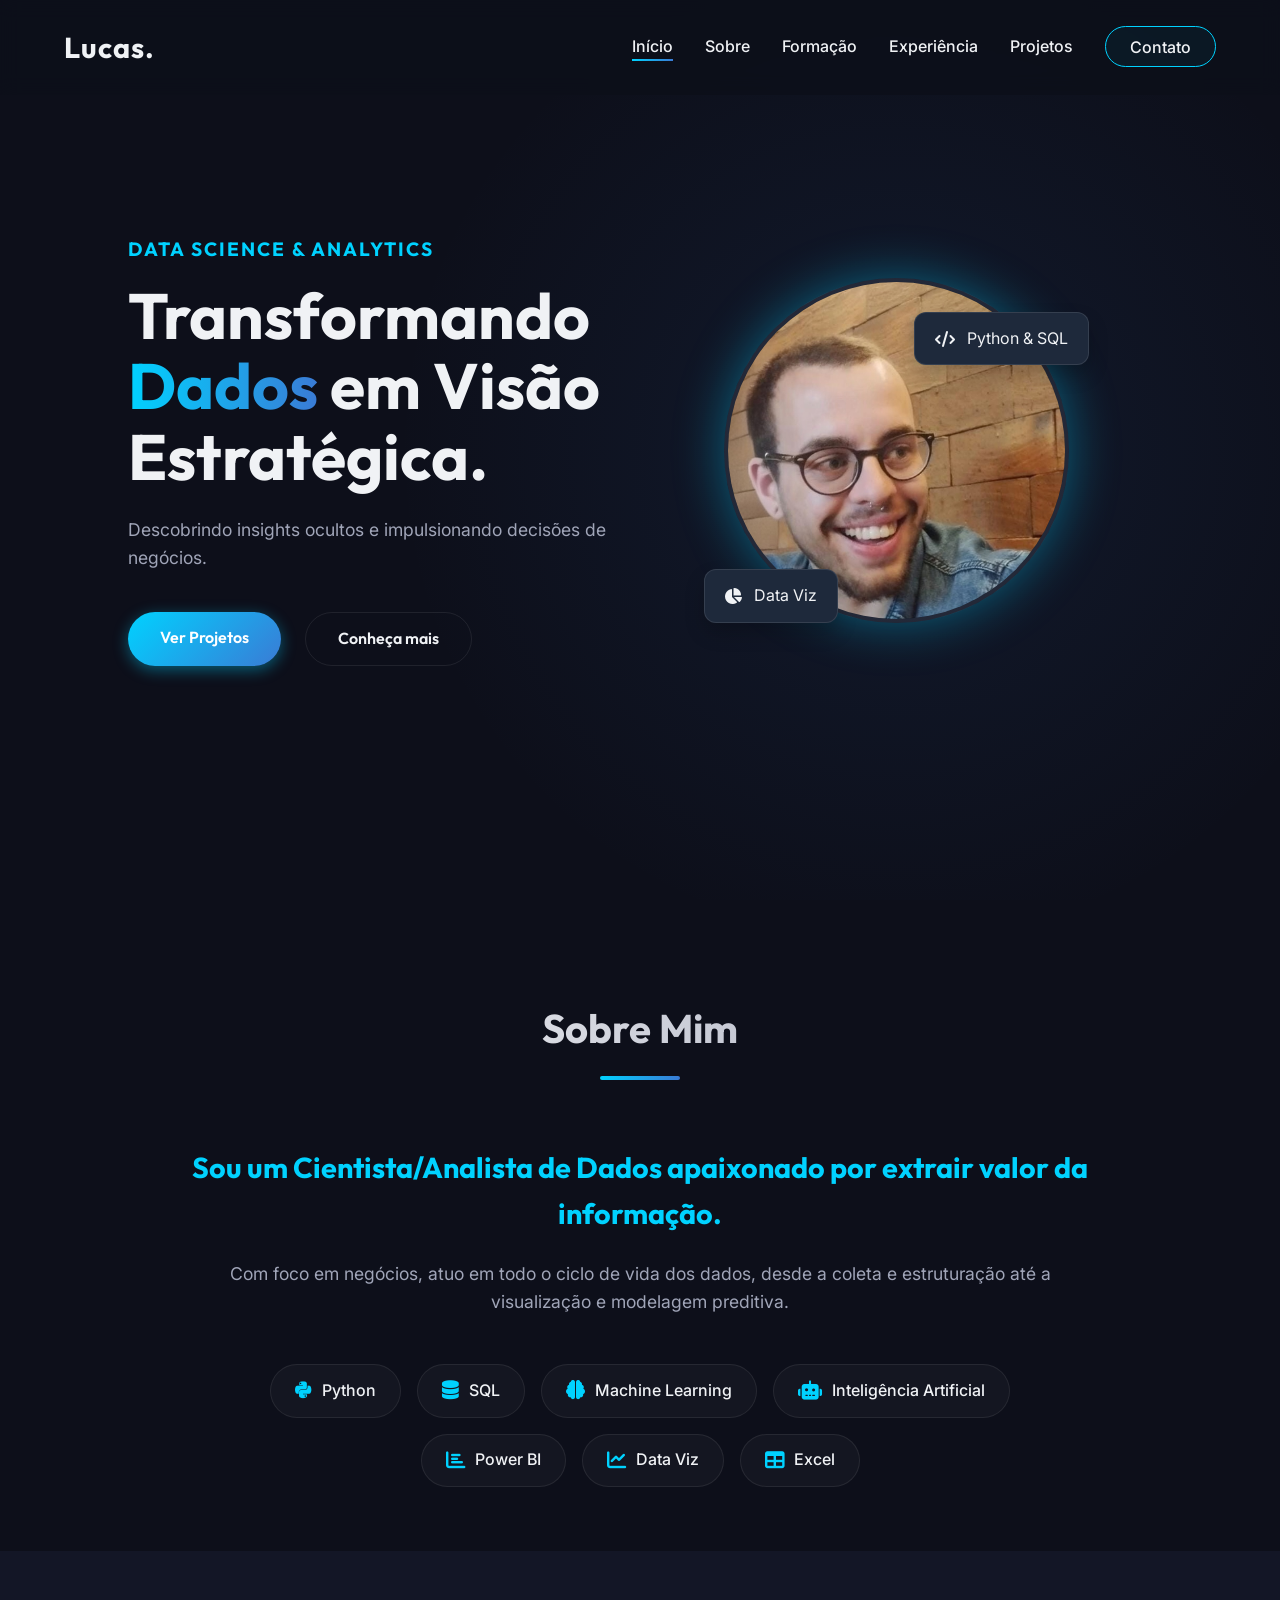
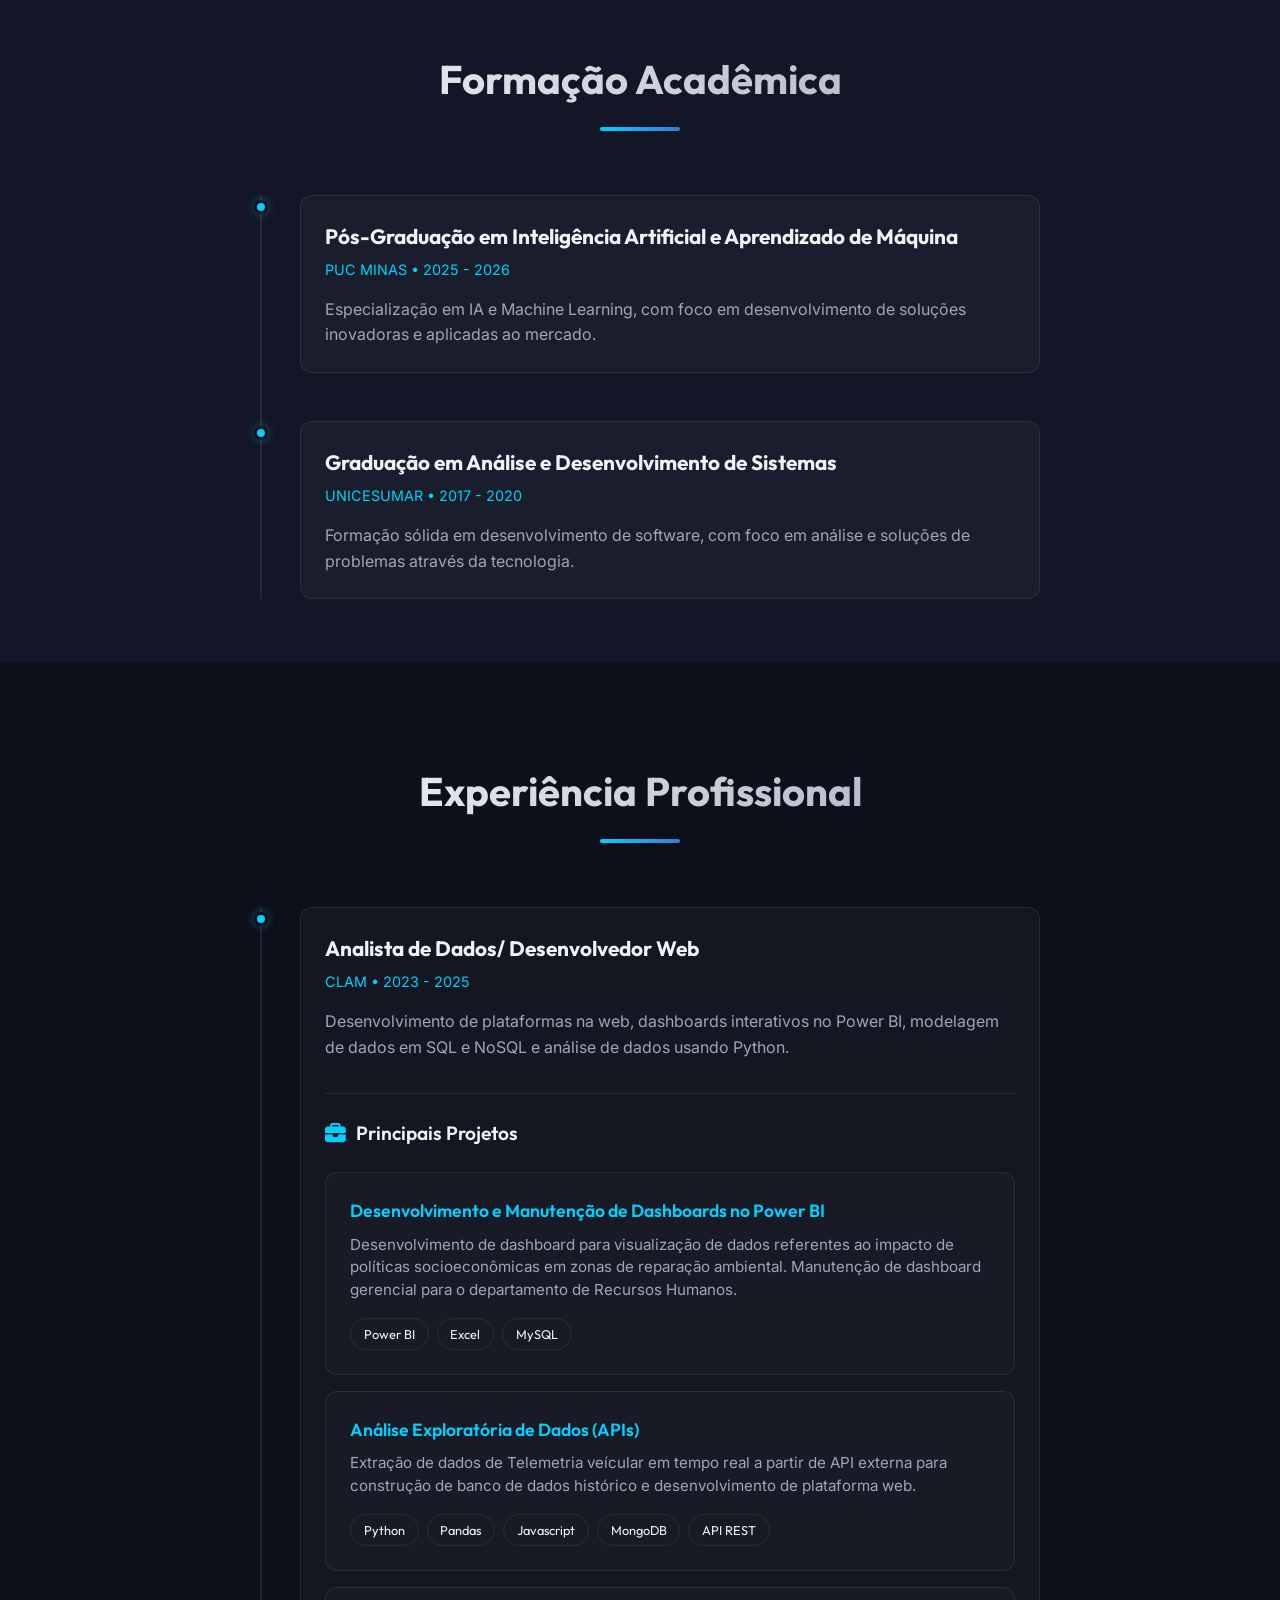
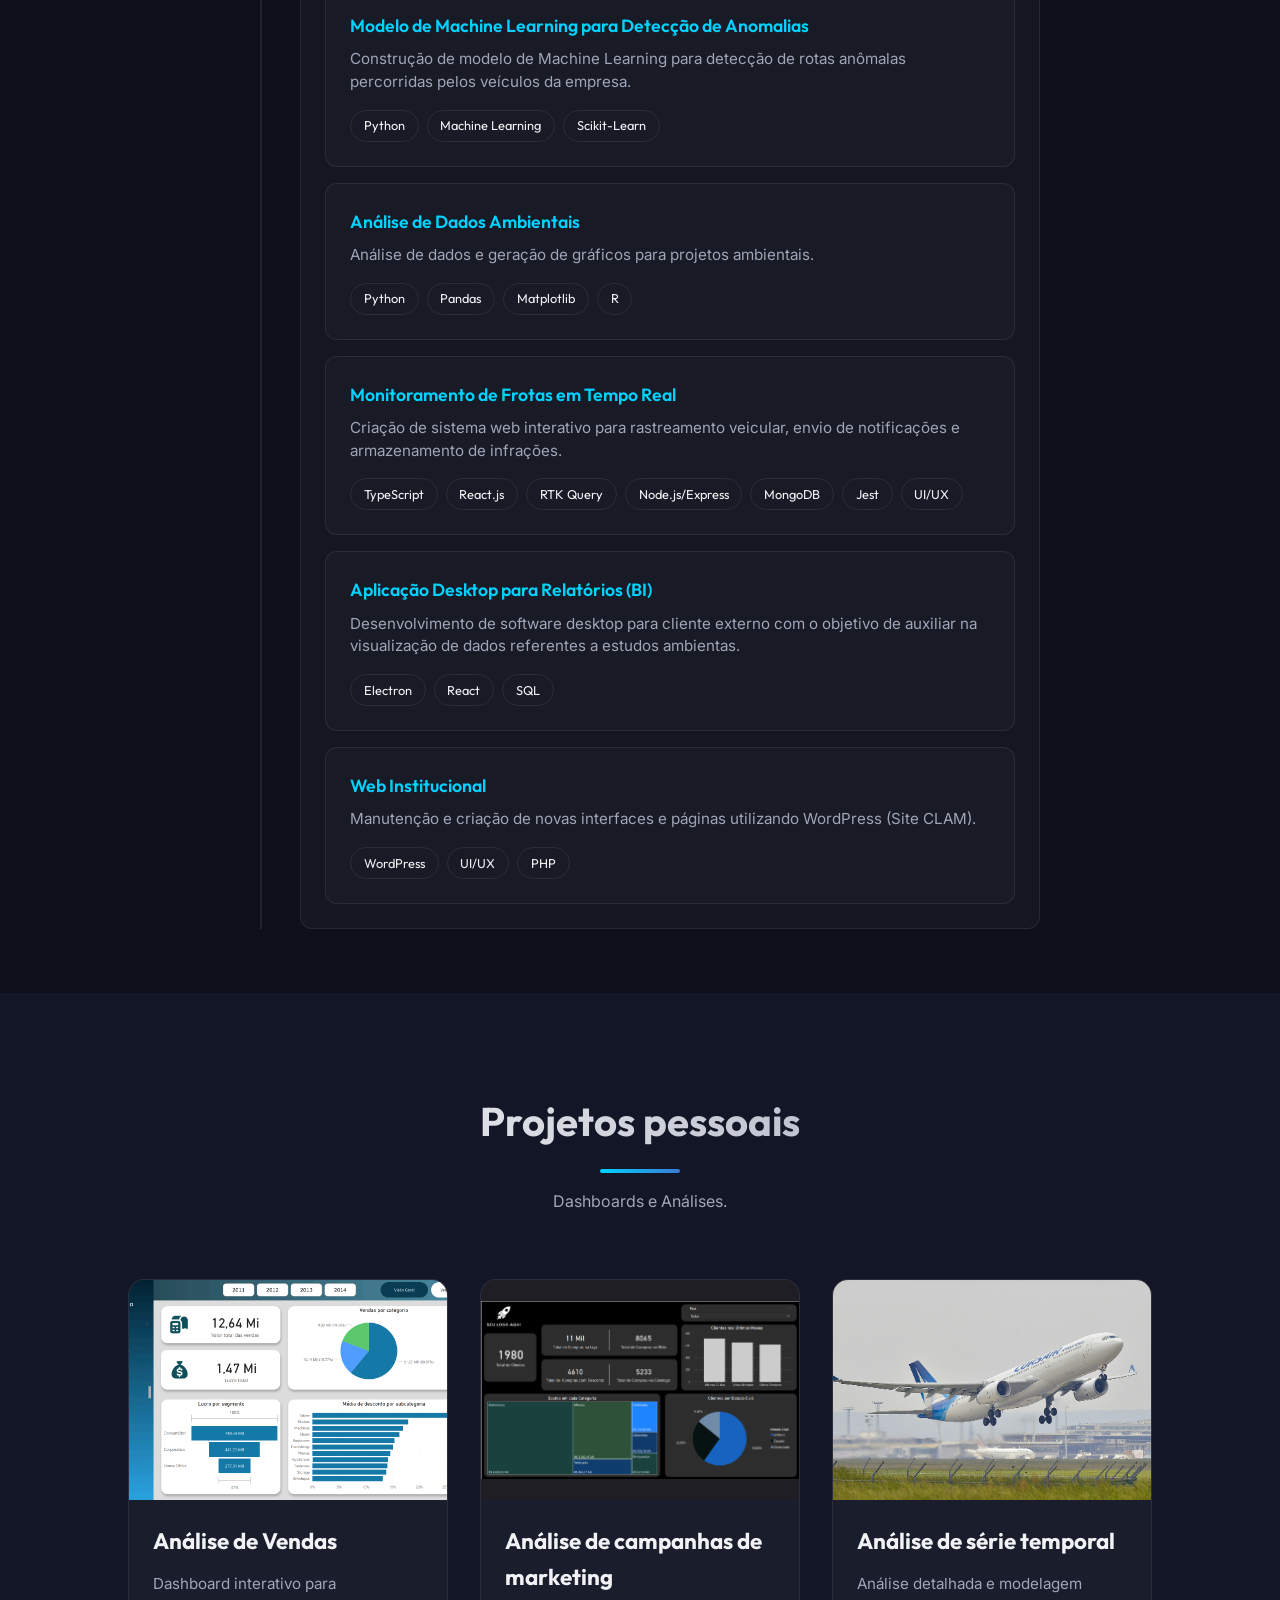
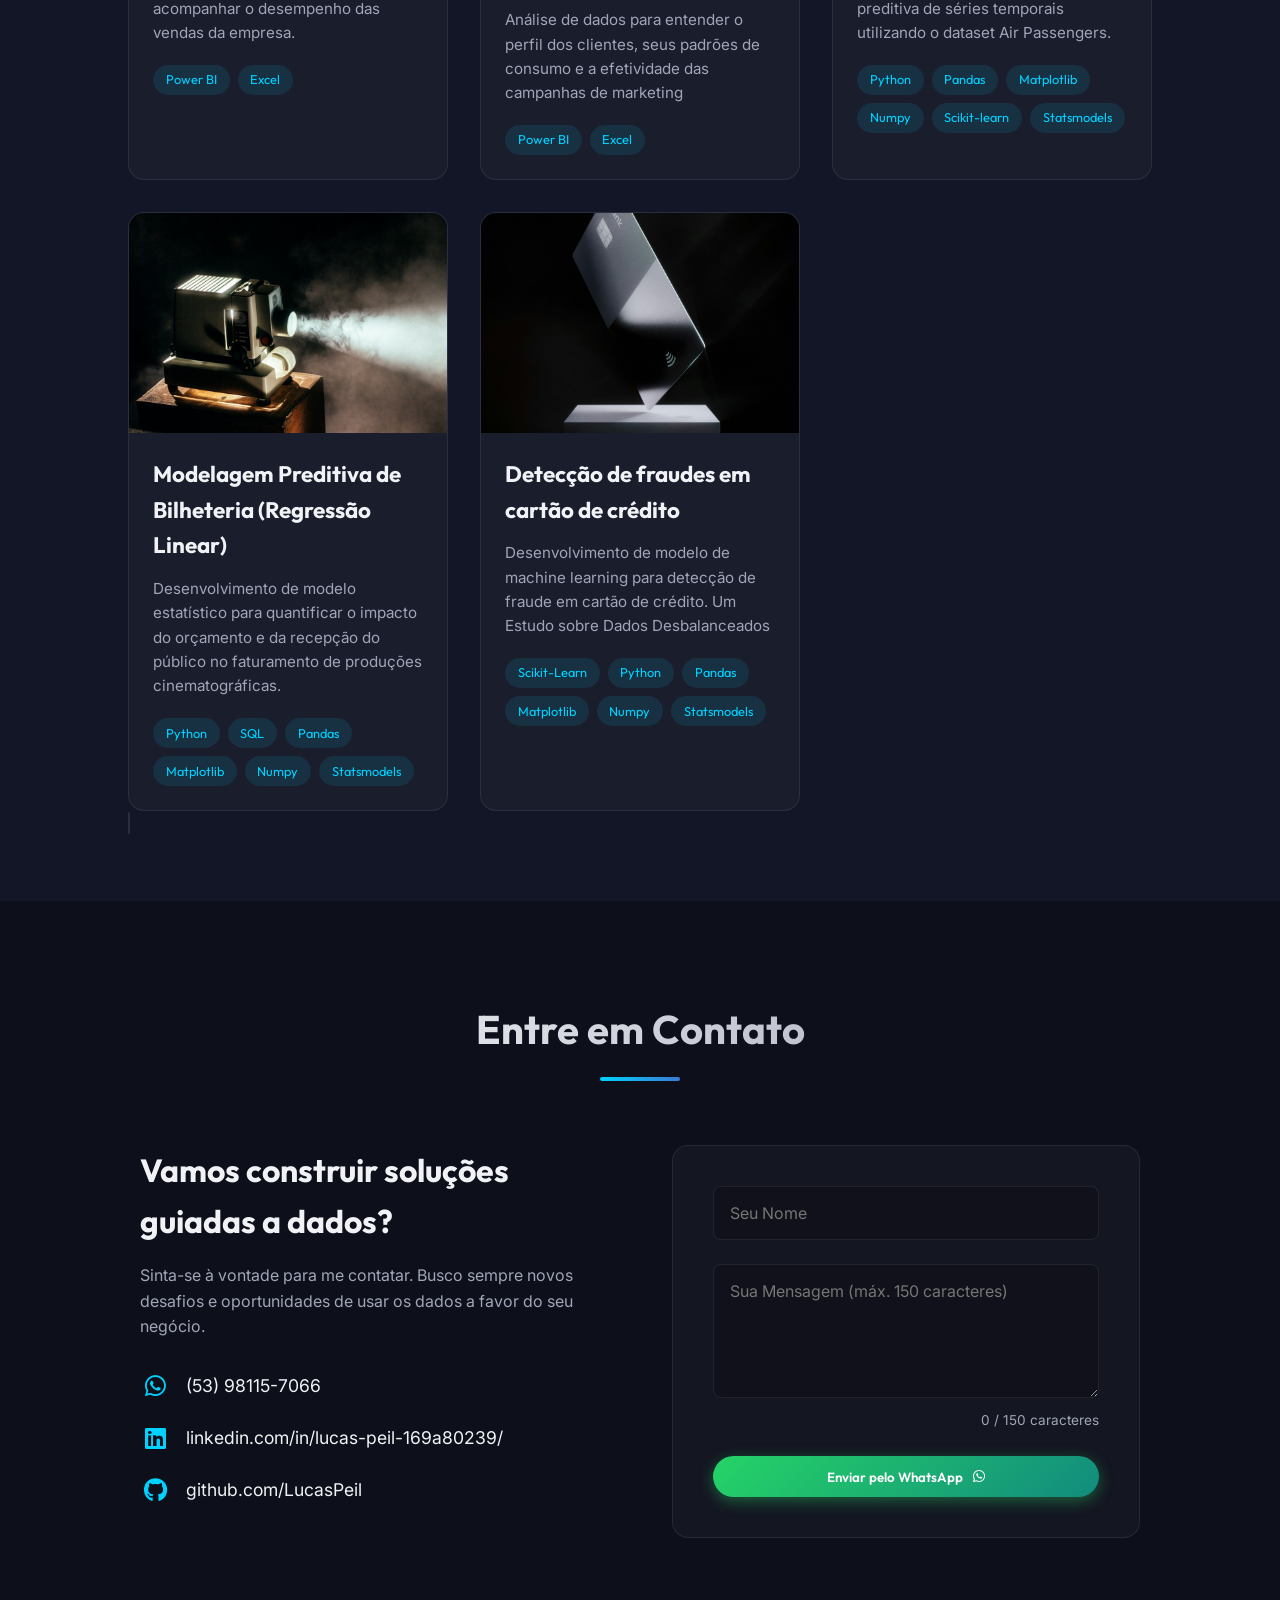
<file: index.html>
<!DOCTYPE html>
<html lang="pt-BR">

<head>
    <meta charset="UTF-8">
    <meta name="viewport" content="width=device-width, initial-scale=1.0">
    <title>Lucas Peil | Portfolio</title>
    <link rel="stylesheet" href="style.css">
    <link
        href="https://fonts.googleapis.com/css2?family=Inter:wght@300;400;600;800&family=Outfit:wght@400;700&display=swap"
        rel="stylesheet">
    <link rel="stylesheet" href="https://cdnjs.cloudflare.com/ajax/libs/font-awesome/6.4.0/css/all.min.css">
</head>

<body>
    <header id="header">
        <div class="logo">
            <a href="#" class="logo">Lucas<span class="dot">.</span></a>
            <!-- <span class="logo-space">Space</span><span class="logo-look">look</span><span class="logo-tech">.tech</span> -->
        </div>
        <nav>
            <ul class="nav-links">
                <li><a href="#home">Início</a></li>
                <li><a href="#about">Sobre</a></li>
                <li><a href="#education">Formação</a></li>
                <li><a href="#experience">Experiência</a></li>
                <li><a href="#projects">Projetos</a></li>
                <li><a href="#contact" class="btn-contact">Contato</a></li>
            </ul>
        </nav>
        <div class="menu-toggle"><i class="fas fa-bars"></i></div>
    </header>

    <main>
        <!-- Banner Inicial -->
        <section id="home" class="hero">
            <div class="hero-content">
                <h2 class="subtitle">Data Science & Analytics</h2>
                <h1 class="title">Transformando <span class="highlight">Dados</span> em Visão Estratégica.</h1>
                <p class="description">Descobrindo insights ocultos e impulsionando decisões de negócios.</p>
                <div class="hero-buttons">
                    <a href="#projects" class="btn btn-primary">Ver Projetos</a>
                    <a href="#about" class="btn btn-secondary">Conheça mais</a>
                </div>
            </div>
            <div class="hero-image" style="animation-delay: 0.2s;">
                <div class="image-wrapper">
                    <img src="assets/image.jpg" alt="Lucas - Data Science">
                    <div class="floating-card card-1">
                        <i class="fas fa-code"></i>
                        <span>Python & SQL</span>
                    </div>
                    <div class="floating-card card-2">
                        <i class="fas fa-chart-pie"></i>
                        <span>Data Viz</span>
                    </div>
                </div>
            </div>
        </section>

        <!-- Sobre -->
        <section id="about" class="section">
            <div class="section-header">
                <h2>Sobre Mim</h2>
                <div class="divider"></div>
            </div>
            <div class="about-container">
                <div class="about-text scroll-reveal">
                    <h3>Sou um Cientista/Analista de Dados apaixonado por extrair valor da informação.</h3>
                    <p>Com foco em negócios, atuo em todo o ciclo de
                        vida dos dados, desde a coleta e estruturação até a visualização e modelagem preditiva.</p>
                    <div class="skills-grid">
                        <div class="skill-item"><i class="fab fa-python"></i> Python</div>
                        <div class="skill-item"><i class="fas fa-database"></i> SQL</div>
                        <div class="skill-item"><i class="fas fa-brain"></i> Machine Learning</div>
                        <div class="skill-item"><i class="fas fa-robot"></i> Inteligência Artificial</div>
                        <div class="skill-item"><i class="fas fa-chart-bar"></i> Power BI</div>
                        <div class="skill-item"><i class="fas fa-chart-line"></i> Data Viz</div>
                        <div class="skill-item"><i class="fas fa-table"></i> Excel</div>
                    </div>
                </div>
            </div>
        </section>

        <!-- Formação Acadêmica -->
        <section id="education" class="section alt-bg">
            <div class="section-header">
                <h2>Formação Acadêmica</h2>
                <div class="divider"></div>
            </div>
            <div class="timeline scroll-reveal">
                <!-- Add more timeline items as needed based on resume -->
                <div class="timeline-item">
                    <div class="timeline-dot"></div>
                    <div class="timeline-content">
                        <h4>Pós-Graduação em Inteligência Artificial e Aprendizado de Máquina</h4>
                        <span class="timeline-date">PUC MINAS • 2025 - 2026</span>
                        <p>Especialização em IA e Machine Learning, com foco em desenvolvimento de soluções inovadoras e
                            aplicadas ao mercado.</p>
                    </div>
                </div>
                <div class="timeline-item">
                    <div class="timeline-dot"></div>
                    <div class="timeline-content">
                        <h4>Graduação em Análise e Desenvolvimento de Sistemas</h4>
                        <span class="timeline-date">UNICESUMAR • 2017 - 2020</span>
                        <p> Formação sólida em desenvolvimento de software, com foco em análise e soluções de problemas
                            através da tecnologia.</p>
                    </div>
                </div>

            </div>
        </section>

        <!-- Experiência Profissional -->
        <section id="experience" class="section">
            <div class="section-header">
                <h2>Experiência Profissional</h2>
                <div class="divider"></div>
            </div>
            <div class="timeline scroll-reveal">

                <div class="timeline-item">
                    <div class="timeline-dot"></div>
                    <div class="timeline-content">
                        <h4>Analista de Dados/ Desenvolvedor Web</h4>
                        <span class="timeline-date">CLAM • 2023 - 2025</span>
                        <p>Desenvolvimento de plataformas na web, dashboards interativos no Power BI, modelagem de dados
                            em SQL e NoSQL e análise de dados usando Python.</p>

                        <div class="experience-projects">
                            <div class="ep-header">
                                <i class="fas fa-briefcase"></i> Principais Projetos
                            </div>
                            <div class="ep-list">
                                <div class="ep-card">
                                    <h5 class="ep-title">Desenvolvimento e Manutenção de Dashboards no Power BI</h5>
                                    <p class="ep-desc">Desenvolvimento de dashboard para visualização de
                                        dados referentes ao impacto de políticas socioeconômicas em zonas de reparação
                                        ambiental.
                                        Manutenção de dashboard gerencial para o departamento de Recursos Humanos.
                                    </p>
                                    <div class="ep-tags">
                                        <span>Power BI</span>
                                        <span>Excel</span>
                                        <span>MySQL</span>
                                    </div>
                                </div>
                                <div class="ep-card">
                                    <h5 class="ep-title">Análise Exploratória de Dados (APIs)</h5>
                                    <p class="ep-desc">Extração de dados de Telemetria veícular em
                                        tempo real a partir de API externa para construção de banco de dados histórico e
                                        desenvolvimento de plataforma web.</p>
                                    <div class="ep-tags">
                                        <span>Python</span>
                                        <span>Pandas</span>
                                        <span>Javascript</span>
                                        <span>MongoDB</span>
                                        <span>API REST</span>
                                    </div>
                                </div>
                                <div class="ep-card">
                                    <h5 class="ep-title">Modelo de Machine Learning para Detecção de Anomalias</h5>
                                    <p class="ep-desc">Construção de modelo de Machine Learning para detecção de rotas
                                        anômalas percorridas pelos veículos da empresa.</p>
                                    <div class="ep-tags">
                                        <span>Python</span>
                                        <span>Machine Learning</span>
                                        <span>Scikit-Learn</span>
                                    </div>
                                </div>
                                <div class="ep-card">
                                    <h5 class="ep-title">Análise de Dados Ambientais</h5>
                                    <p class="ep-desc">Análise de dados e geração de gráficos para projetos ambientais.
                                    </p>
                                    <div class="ep-tags">
                                        <span>Python</span>
                                        <span>Pandas</span>
                                        <span>Matplotlib</span>
                                        <span>R</span>
                                    </div>
                                </div>
                                <div class="ep-card">
                                    <h5 class="ep-title">Monitoramento de Frotas em Tempo Real</h5>
                                    <p class="ep-desc">Criação de sistema web interativo para rastreamento veicular,
                                        envio
                                        de notificações e armazenamento de infrações.</p>
                                    <div class="ep-tags">
                                        <span>TypeScript</span>
                                        <span>React.js</span>
                                        <span>RTK Query</span>
                                        <span>Node.js/Express</span>
                                        <span>MongoDB</span>
                                        <span>Jest</span>
                                        <span>UI/UX</span>
                                    </div>
                                </div>
                                <div class="ep-card">
                                    <h5 class="ep-title">Aplicação Desktop para Relatórios (BI)</h5>
                                    <p class="ep-desc">Desenvolvimento de software desktop para cliente externo com o
                                        objetivo de auxiliar na visualização de dados referentes a estudos ambientas.
                                    </p>
                                    <div class="ep-tags">
                                        <span>Electron</span>
                                        <span>React</span>
                                        <span>SQL</span>
                                    </div>
                                </div>
                                <div class="ep-card">
                                    <h5 class="ep-title">Web Institucional</h5>
                                    <p class="ep-desc">Manutenção e criação de novas interfaces e páginas utilizando
                                        WordPress (Site CLAM).</p>
                                    <div class="ep-tags">
                                        <span>WordPress</span>
                                        <span>UI/UX</span>
                                        <Span>PHP</Span>
                                    </div>
                                </div>
                            </div>
                        </div>
                    </div>
                </div>
            </div>
        </section>

        <!-- Projetos -->
        <section id="projects" class="section alt-bg">
            <div class="section-header">
                <h2>Projetos pessoais</h2>
                <div class="divider"></div>
                <p class="section-subtitle">Dashboards e Análises.</p>
            </div>
            <div class="projects-grid">
                <!-- Project 1 -->
                <a href="https://app.powerbi.com/view?r=eyJrIjoiY2Q0MjJhMTUtYzUzMC00MTEzLWE0NzktNjc4MjZjNGRjZDllIiwidCI6IjQ3OWEyMjY3LTQ1OWMtNDJhMi04ZTVkLTk3NDQ3MDUxNTI2ZiJ9"
                    target="_blank" class="project-card scroll-reveal">
                    <div class="project-img-wrapper">
                        <img src="Dashboards/Vendas.png" alt="Dashboard 1" class="project-img">
                        <div class="project-overlay">
                            <i class="fas fa-external-link-alt"></i>
                        </div>
                    </div>
                    <div class="project-info">
                        <h3>Análise de Vendas</h3>
                        <p>Dashboard interativo para acompanhar o desempenho das vendas da empresa.</p>
                        <div class="project-tags">
                            <span>Power BI</span><span>Excel</span>
                        </div>
                    </div>
                </a>
                <!-- Project 2 -->
                <a href="https://app.powerbi.com/view?r=eyJrIjoiMmMyYzk4ZmUtMTMyYS00ZWE2LWFkNzAtMWEyNDc3YTUyMjNkIiwidCI6IjQ3OWEyMjY3LTQ1OWMtNDJhMi04ZTVkLTk3NDQ3MDUxNTI2ZiJ9"
                    target="_blank" class="project-card scroll-reveal">
                    <div class="project-img-wrapper" style="background: #1e1e24;">
                        <img src="Dashboards/Marketing.png" alt="Dashboard 2" class="project-img"
                            style="object-fit: contain;">
                        <div class="project-overlay">
                            <i class="fas fa-external-link-alt"></i>
                        </div>
                    </div>
                    <div class="project-info">
                        <h3>Análise de campanhas de marketing</h3>
                        <p>Análise de dados para entender o perfil dos clientes, seus padrões de consumo e a efetividade
                            das campanhas de marketing</p>
                        <div class="project-tags">
                            <span>Power BI</span><span>Excel</span>
                        </div>
                    </div>
                </a>
                <!-- Project 3 -->
                <a href="https://github.com/LucasPeil/Air-Passengers" target="_blank"
                    class="project-card scroll-reveal">
                    <div class="project-img-wrapper">
                        <img src="Dashboards/Aviao.jpg" alt="Dashboard 3" class="project-img">
                        <div class="project-overlay">
                            <i class="fas fa-external-link-alt"></i>
                        </div>
                    </div>
                    <div class="project-info">
                        <h3>Análise de série temporal</h3>
                        <p>Análise detalhada e modelagem preditiva de séries temporais utilizando o dataset Air
                            Passengers.</p>
                        <div class="project-tags">
                            <span>Python</span><span>Pandas</span><span>Matplotlib</span><span>Numpy</span><span>Scikit-learn</span><span>Statsmodels</span>
                        </div>
                    </div>
                </a>
                <!-- Project 4 -->
                <a href="https://github.com/LucasPeil/movies_analysis" target="_blank"
                    class="project-card scroll-reveal">
                    <div class="project-img-wrapper">
                        <img src="Dashboards/Filmes.jpg" alt="Dashboard 4" class="project-img">
                        <div class="project-overlay">
                            <i class="fas fa-external-link-alt"></i>
                        </div>
                    </div>
                    <div class="project-info">
                        <h3>Modelagem Preditiva de Bilheteria (Regressão Linear)</h3>
                        <p>Desenvolvimento de modelo estatístico para quantificar o impacto do orçamento e da recepção
                            do público no faturamento de produções cinematográficas.</p>
                        <div class="project-tags">
                            <span>Python</span><span>SQL</span><span>Pandas</span><span>Matplotlib</span><span>Numpy</span><span>Statsmodels</span>
                        </div>
                    </div>
                </a>
                <!-- Project 5 -->
                <a href="https://github.com/LucasPeil/fraud-detection" target="_blank"
                    class="project-card scroll-reveal">
                    <div class="project-img-wrapper">

                        <img src="Dashboards/fraude-2.jpg" alt="Dashboard 5" class="project-img">
                        <div class="project-overlay">
                            <i class="fas fa-external-link-alt"></i>
                        </div>
                    </div>
                    <div class="project-info">
                        <h3>Detecção de fraudes em cartão de crédito</h3>
                        <p>Desenvolvimento de modelo de machine learning para detecção de fraude em cartão de
                            crédito. Um
                            Estudo sobre Dados Desbalanceados</p>
                        <div class="project-tags">
                            <span>Scikit-Learn</span><span>Python</span><span>Pandas</span><span>Matplotlib</span><span>Numpy</span><span>Statsmodels</span>
                        </div>
                    </div>
            </div>
            </a>
            </div>
        </section>

        <!-- Contato -->
        <section id="contact" class="section">
            <div class="section-header">
                <h2>Entre em Contato</h2>
                <div class="divider"></div>
            </div>
            <div class="contact-container scroll-reveal">
                <div class="contact-info">
                    <h3>Vamos construir soluções guiadas a dados?</h3>
                    <p>Sinta-se à vontade para me contatar. Busco sempre novos desafios e oportunidades de usar os dados
                        a favor do seu negócio.</p>
                    <div class="contact-item">
                        <i class="fab fa-whatsapp"></i>
                        <span>(53) 98115-7066</span>
                    </div>
                    <div class="contact-item">
                        <i class="fab fa-linkedin"></i>
                        <span>linkedin.com/in/lucas-peil-169a80239/</span>
                    </div>
                    <div class="contact-item">
                        <i class="fab fa-github"></i>
                        <span>github.com/LucasPeil</span>
                    </div>
                </div>
                <form class="contact-form" id="whatsappForm">
                    <div class="form-group">
                        <input type="text" id="waName" required placeholder="Seu Nome">
                    </div>
                    <div class="form-group">
                        <textarea id="waMessage" rows="5" maxlength="150" required
                            placeholder="Sua Mensagem (máx. 150 caracteres)"></textarea>
                        <div id="charCount" class="char-counter">0 / 150 caracteres</div>
                    </div>
                    <button type="submit" class="btn btn-whatsapp submit-btn">Enviar pelo WhatsApp <i
                            class="fab fa-whatsapp"></i></button>
                </form>
            </div>
        </section>
    </main>

    <!-- <footer>
        <div class="footer-content">
            <div class="footer-logo">Spacelook<span>.tech</span></div>
            <p>&copy; 2026 Spacelook Tech. Todos os direitos reservados.</p>
        </div>
    </footer> -->

    <!-- Image Modal -->
    <div id="imageModal" class="modal">
        <span class="close-modal">&times;</span>
        <img class="modal-content" id="expandedImg">
        <div id="caption"></div>
    </div>

    <script src="script.js"></script>
</body>

</html>
</file>
<file: style.css>
/* Base Styles & Variables */
:root {
    --bg-color: #0d0f1a;
    --bg-alt: #131626;
    --bg-secondary: #1e293b;
    --glass-border: rgba(255, 255, 255, 0.1);
    --text-main: #f0f2f5;
    --text-muted: #a0a5b8;
    --accent-1: #00d2ff;
    --accent-2: #3a7bd5;
    --accent-glow: rgba(0, 210, 255, 0.4);
    --card-bg: rgba(255, 255, 255, 0.03);
    --border-color: rgba(255, 255, 255, 0.08);
    --font-heading: 'Outfit', sans-serif;
    --font-body: 'Inter', sans-serif;
}

* {
    margin: 0;
    padding: 0;
    box-sizing: border-box;
}

html {
    scroll-behavior: smooth;
}

body {
    background-color: var(--bg-color);
    color: var(--text-main);
    font-family: var(--font-body);
    line-height: 1.6;
    overflow-x: hidden;
}

h1,
h2,
h3,
h4,
.logo {
    font-family: var(--font-heading);
}

a {
    text-decoration: none;
    color: inherit;
}

ul {
    list-style: none;
}

/* Header & Nav */
header {
    position: fixed;
    top: 0;
    left: 0;
    width: 100%;
    padding: 1.5rem 5%;
    display: flex;
    justify-content: space-between;
    align-items: center;
    z-index: 1000;
    transition: all 0.3s ease;
    backdrop-filter: blur(10px);
    background: rgba(13, 15, 26, 0.8);
    border-bottom: 1px solid transparent;
}

header.scrolled {
    padding: 1rem 5%;
    border-bottom: 1px solid var(--border-color);
    box-shadow: 0 4px 30px rgba(0, 0, 0, 0.5);
}

.logo {
    font-size: 1.8rem;
    font-weight: 700;
    letter-spacing: 1px;
}

.logo-space {
    color: var(--text-main);
}

.logo-look {
    color: var(--accent-1);
}

.logo-tech {
    color: var(--text-muted);
    font-size: 1.2rem;
    font-weight: 400;
}

.nav-links {
    display: flex;
    gap: 2rem;
    align-items: center;
}

.nav-links a {
    font-size: 1rem;
    font-weight: 500;
    transition: color 0.3s ease;
    position: relative;
}

.nav-links a:not(.btn-contact)::after {
    content: '';
    position: absolute;
    width: 0;
    height: 2px;
    bottom: -5px;
    left: 0;
    background: linear-gradient(90deg, var(--accent-1), var(--accent-2));
    transition: width 0.3s ease;
}

.nav-links a:not(.btn-contact):hover::after,
.nav-links a.active::after {
    width: 100%;
}

.nav-links a:hover {
    color: var(--accent-1);
}

.btn-contact {
    padding: 0.6rem 1.5rem;
    border: 1px solid var(--accent-1);
    border-radius: 30px;
    background: rgba(0, 210, 255, 0.05);
    transition: all 0.3s ease;
}

.btn-contact:hover {
    background: var(--accent-1);
    color: #000;
    box-shadow: 0 0 15px var(--accent-glow);
}

.menu-toggle {
    display: none;
    font-size: 1.5rem;
    cursor: pointer;
}

/* Buttons */
.btn {
    display: inline-block;
    padding: 0.8rem 2rem;
    border-radius: 30px;
    font-weight: 600;
    font-family: var(--font-heading);
    transition: all 0.3s ease;
    cursor: pointer;
    border: none;
    outline: none;
}

.btn-primary {
    background: linear-gradient(135deg, var(--accent-1), var(--accent-2));
    color: #fff;
    box-shadow: 0 4px 15px var(--accent-glow);
}

.btn-primary:hover {
    transform: translateY(-3px);
    box-shadow: 0 8px 25px var(--accent-glow);
}

.btn-whatsapp {
    background: linear-gradient(135deg, #25D366, #128C7E);
    border: none;
    color: #fff;
    box-shadow: 0 4px 15px rgba(37, 211, 102, 0.4);
}

.btn-whatsapp:hover {
    transform: translateY(-3px);
    box-shadow: 0 8px 25px rgba(37, 211, 102, 0.6);
}

.btn-secondary {
    background: transparent;
    border: 1px solid var(--border-color);
    color: var(--text-main);
}

.btn-secondary:hover {
    border-color: var(--accent-1);
    color: var(--accent-1);
    background: rgba(0, 210, 255, 0.05);
}

/* Sections */
.section {
    padding: 6rem 10% 4rem;
}

.alt-bg {
    background-color: var(--bg-alt);
}

.section-header {
    text-align: center;
    margin-bottom: 4rem;
}

.section-header h2 {
    font-size: 2.5rem;
    margin-bottom: 1rem;
    background: linear-gradient(90deg, #fff, var(--text-muted));
    -webkit-background-clip: text;
    -webkit-text-fill-color: transparent;
}

.divider {
    width: 80px;
    height: 4px;
    background: linear-gradient(90deg, var(--accent-1), var(--accent-2));
    margin: 0 auto;
    border-radius: 2px;
}

.section-subtitle {
    margin-top: 1rem;
    color: var(--text-muted);
}

/* Hero Section */
.hero {
    min-height: 100vh;
    display: flex;
    align-items: center;
    justify-content: space-between;
    padding: 0 10%;
    position: relative;
    overflow: hidden;
}

.hero::before {
    content: '';
    position: absolute;
    top: 0;
    left: 0;
    width: 100%;
    height: 100%;
    background: radial-gradient(circle at 70% 50%, rgba(58, 123, 213, 0.1) 0%, rgba(13, 15, 26, 0) 50%);
    z-index: -1;
}

.hero-content {
    flex: 1;
    max-width: 600px;
    z-index: 2;
}

.hero-image {
    flex: 1;
    display: flex;
    justify-content: center;
    position: relative;
}

.subtitle {
    color: var(--accent-1);
    font-size: 1.2rem;
    margin-bottom: 1rem;
    letter-spacing: 2px;
    text-transform: uppercase;
}

.title {
    font-size: 4rem;
    line-height: 1.1;
    margin-bottom: 1.5rem;
}

.highlight {
    background: linear-gradient(90deg, var(--accent-1), var(--accent-2));
    -webkit-background-clip: text;
    -webkit-text-fill-color: transparent;
}

.description {
    font-size: 1.1rem;
    color: var(--text-muted);
    margin-bottom: 2.5rem;
}

.hero-buttons {
    display: flex;
    gap: 1.5rem;
}

/* Hero Graphic / 3D Elements */
.hero-graphic {
    flex: 1;
    position: relative;
    height: 500px;
    display: flex;
    justify-content: center;
    align-items: center;
    z-index: 1;
}

.orb {
    position: absolute;
    border-radius: 50%;
    filter: blur(60px);
    z-index: -1;
}

.orb-1 {
    width: 300px;
    height: 300px;
    background: rgba(0, 210, 255, 0.2);
    top: 10%;
    right: 20%;
    animation: float 8s ease-in-out infinite;
}

.orb-2 {
    width: 250px;
    height: 250px;
    background: rgba(58, 123, 213, 0.2);
    bottom: 10%;
    left: 20%;
    animation: float 10s ease-in-out infinite reverse;
}

.glass-card {
    background: rgba(255, 255, 255, 0.05);
    backdrop-filter: blur(16px);
    -webkit-backdrop-filter: blur(16px);
    border: 1px solid rgba(255, 255, 255, 0.1);
    border-radius: 16px;
    padding: 1.5rem;
    box-shadow: 0 4px 30px rgba(0, 0, 0, 0.1);
    position: absolute;
    animation: floatCard 6s ease-in-out infinite;
}

.main-glass {
    width: 280px;
    transform: rotate(-5deg);
    top: 25%;
    right: 15%;
}

.sub-glass {
    width: 200px;
    transform: rotate(5deg);
    bottom: 25%;
    left: 15%;
    animation-delay: 1.5s;
    display: flex;
    align-items: center;
    gap: 15px;
}

.chart-icon,
.data-icon {
    font-size: 2.5rem;
    color: var(--accent-1);
    margin-bottom: 10px;
}

.data-icon {
    margin-bottom: 0;
}

.glass-text {
    width: 100%;
}

.glass-text span {
    font-family: var(--font-heading);
    font-weight: 600;
    display: block;
    margin-bottom: 8px;
}

.progress-bar {
    width: 100%;
    height: 6px;
    background: rgba(255, 255, 255, 0.1);
    border-radius: 3px;
    overflow: hidden;
}

.progress {
    height: 100%;
    background: linear-gradient(90deg, var(--accent-1), var(--accent-2));
    border-radius: 3px;
}

.pulse {
    width: 10px;
    height: 10px;
    background: #00d2ff;
    border-radius: 50%;
    box-shadow: 0 0 0 0 rgba(0, 210, 255, 0.7);
    animation: pulsing 2s infinite;
}

.image-wrapper {
    position: relative;
    width: 400px;
    height: 400px;
}

.hero-image .image-wrapper {
    width: 345px;
    height: 345px;
}

.hero-image img {
    width: 100%;
    height: 100%;
    object-fit: cover;
    border-radius: 50%;
    /* Circular mask */
    border: 4px solid var(--border-color);
    box-shadow: 0 0 50px var(--accent-glow);
}

.floating-card {
    position: absolute;
    background: var(--bg-secondary);
    padding: 0.8rem 1.2rem;
    border-radius: 12px;
    display: flex;
    align-items: center;
    gap: 0.8rem;
    box-shadow: 0 10px 20px rgba(0, 0, 0, 0.2);
    border: 1px solid var(--glass-border);
    animation: float 6s ease-in-out infinite;
}

.card-1 {
    top: 10%;
    right: -20px;
}

.card-2 {
    bottom: 0;
    left: -20px;
    animation-delay: 1.5s;
}


.fade-in-up {
    opacity: 0;
    transform: translateY(30px);
    transition: opacity 0.8s ease-out, transform 0.8s ease-out;
}

.fade-in-up.visible {
    opacity: 1;
    transform: translateY(0);
}

/* @keyframes float {
    0% { transform: translateY(0px); }
    50% { transform: translateY(-20px); }
    100% { transform: translateY(0px); }
} */

@keyframes float {

    0%,
    100% {
        transform: translateY(0);
    }

    50% {
        transform: translateY(-15px);
    }
}

@keyframes floatCard {

    0%,
    100% {
        transform: translateY(0) rotate(var(--rot, -5deg));
    }

    50% {
        transform: translateY(-15px) rotate(var(--rot, -5deg));
    }
}

@keyframes pulsing {
    0% {
        transform: scale(0.95);
        box-shadow: 0 0 0 0 rgba(0, 210, 255, 0.7);
    }

    70% {
        transform: scale(1);
        box-shadow: 0 0 0 10px rgba(0, 210, 255, 0);
    }

    100% {
        transform: scale(0.95);
        box-shadow: 0 0 0 0 rgba(0, 210, 255, 0);
    }
}

/* About Section */
.about-container {
    max-width: 900px;
    margin: 0 auto;
    text-align: center;
}

.about-text h3 {
    font-size: 1.8rem;
    margin-bottom: 1.5rem;
    color: var(--accent-1);
}

.about-text p {
    font-size: 1.1rem;
    color: var(--text-muted);
    margin-bottom: 3rem;
}

.skills-grid {
    display: flex;
    flex-wrap: wrap;
    justify-content: center;
    gap: 1rem;
}

.skill-item {
    background: var(--card-bg);
    border: 1px solid var(--border-color);
    padding: 0.8rem 1.5rem;
    border-radius: 30px;
    display: flex;
    align-items: center;
    gap: 10px;
    font-weight: 500;
    transition: all 0.3s ease;
}

.skill-item i {
    color: var(--accent-1);
    font-size: 1.2rem;
}

.skill-item:hover {
    background: rgba(0, 210, 255, 0.1);
    border-color: var(--accent-1);
    transform: translateY(-3px);
}

/* Timeline (Education & Experience) */
.timeline {
    max-width: 800px;
    margin: 0 auto;
    position: relative;
}

.timeline::before {
    content: '';
    position: absolute;
    top: 0;
    bottom: 0;
    left: 20px;
    width: 2px;
    background: var(--border-color);
}

.timeline-item {
    position: relative;
    padding-left: 60px;
    margin-bottom: 3rem;
}

.timeline-item:last-child {
    margin-bottom: 0;
}

.timeline-dot {
    position: absolute;
    left: 14px;
    top: 5px;
    width: 14px;
    height: 14px;
    border-radius: 50%;
    background: var(--accent-1);
    box-shadow: 0 0 10px var(--accent-glow);
    border: 3px solid var(--bg-color);
}

.timeline-content {
    background: var(--card-bg);
    border: 1px solid var(--border-color);
    border-radius: 12px;
    padding: 1.5rem;
    transition: all 0.3s ease;
}

.timeline-content:hover {
    border-color: rgba(0, 210, 255, 0.5);
    background: rgba(255, 255, 255, 0.05);
}

.timeline-content h4 {
    font-size: 1.3rem;
    margin-bottom: 0.3rem;
}

.timeline-date {
    display: block;
    color: var(--accent-1);
    font-size: 0.9rem;
    margin-bottom: 1rem;
}

.timeline-content p {
    color: var(--text-muted);
}

/* Experience Projects */
.experience-projects {
    margin-top: 2rem;
    padding-top: 1.5rem;
    border-top: 1px solid var(--border-color);
}

.ep-header {
    font-family: var(--font-heading);
    font-size: 1.2rem;
    font-weight: 600;
    margin-bottom: 1.5rem;
    display: flex;
    align-items: center;
    gap: 10px;
    color: var(--text-main);
}

.ep-header i {
    color: var(--accent-1);
    font-size: 1.3rem;
}

.ep-list {
    display: flex;
    flex-direction: column;
    gap: 1rem;
}

.ep-card {
    background: rgba(255, 255, 255, 0.02);
    border: 1px solid var(--border-color);
    border-radius: 12px;
    padding: 1.5rem;
    transition: all 0.3s ease;
}

.ep-card:hover {
    border-color: rgba(0, 210, 255, 0.3);
    background: rgba(255, 255, 255, 0.04);
}

.ep-title {
    font-family: var(--font-heading);
    font-size: 1.1rem;
    color: var(--accent-1);
    margin-bottom: 0.5rem;
    font-weight: 600;
}

.ep-desc {
    color: var(--text-muted) !important;
    font-size: 0.95rem;
    margin-bottom: 1rem !important;
    line-height: 1.5;
}

.ep-tags {
    display: flex;
    flex-wrap: wrap;
    gap: 8px;
}

.ep-tags span {
    font-size: 0.8rem;
    padding: 0.3rem 0.8rem;
    border: 1px solid var(--border-color);
    color: var(--text-main);
    border-radius: 20px;
    font-family: var(--font-heading);
    background: transparent;
}

/* Projects */
.projects-grid {
    display: grid;
    grid-template-columns: repeat(auto-fill, minmax(320px, 1fr));
    gap: 2rem;
}

.project-card {
    background: var(--card-bg);
    border: 1px solid var(--border-color);
    border-radius: 16px;
    overflow: hidden;
    transition: all 0.3s ease;
}

.project-card:hover {
    transform: translateY(-10px);
    border-color: var(--accent-1);
    box-shadow: 0 10px 30px rgba(0, 0, 0, 0.5);
}

.project-img-wrapper {
    position: relative;
    width: 100%;
    height: 220px;
    overflow: hidden;
    background: #000;
}

.project-img {
    width: 100%;
    height: 100%;
    object-fit: cover;
    transition: transform 0.5s ease;
}

.project-overlay {
    position: absolute;
    top: 0;
    left: 0;
    width: 100%;
    height: 100%;
    background: rgba(13, 15, 26, 0.7);
    display: flex;
    justify-content: center;
    align-items: center;
    opacity: 0;
    transition: opacity 0.3s ease;
    cursor: pointer;
}

.project-overlay i {
    font-size: 2rem;
    color: #fff;
    transform: scale(0.5);
    transition: transform 0.3s ease;
}

/* Animacao de zoom removida pois agora o card inteiro e um link */

.project-card:hover .project-overlay {
    opacity: 1;
}

.project-card:hover .project-overlay i {
    transform: scale(1);
}

.project-info {
    padding: 1.5rem;
}

.project-info h3 {
    font-size: 1.4rem;
    margin-bottom: 0.8rem;
}

.project-info p {
    color: var(--text-muted);
    font-size: 0.95rem;
    margin-bottom: 1.2rem;
}

.project-tags {
    display: flex;
    flex-wrap: wrap;
    gap: 8px;
}

.project-tags span {
    font-size: 0.8rem;
    padding: 0.3rem 0.8rem;
    background: rgba(0, 210, 255, 0.1);
    color: var(--accent-1);
    border-radius: 20px;
    font-family: var(--font-heading);
}

/* Contact */
.contact-container {
    display: grid;
    grid-template-columns: 1fr 1fr;
    gap: 4rem;
    max-width: 1000px;
    margin: 0 auto;
}

.contact-info h3 {
    font-size: 2rem;
    margin-bottom: 1rem;
}

.contact-info p {
    color: var(--text-muted);
    margin-bottom: 2rem;
}

.contact-item {
    display: flex;
    align-items: center;
    gap: 1rem;
    margin-bottom: 1.5rem;
    font-size: 1.1rem;
}

.contact-item i {
    color: var(--accent-1);
    font-size: 1.5rem;
    width: 30px;
    text-align: center;
}

.contact-form {
    background: var(--card-bg);
    border: 1px solid var(--border-color);
    padding: 2.5rem;
    border-radius: 16px;
}

.form-group {
    margin-bottom: 1.5rem;
}

.form-group input,
.form-group textarea {
    width: 100%;
    padding: 1rem;
    background: rgba(0, 0, 0, 0.2);
    border: 1px solid var(--border-color);
    border-radius: 8px;
    color: var(--text-main);
    font-family: var(--font-body);
    font-size: 1rem;
    transition: all 0.3s ease;
}

.form-group input:focus,
.form-group textarea:focus {
    outline: none;
    border-color: var(--accent-1);
    background: rgba(0, 210, 255, 0.02);
}

.char-counter {
    display: block;
    text-align: right;
    font-size: 0.85rem;
    color: var(--text-muted);
    margin-top: 5px;
}

.submit-btn {
    width: 100%;
    display: flex;
    justify-content: center;
    align-items: center;
    gap: 10px;
}

/* Footer */
footer {
    background: var(--bg-alt);
    padding: 3rem 10%;
    text-align: center;
    border-top: 1px solid var(--border-color);
}

.footer-logo {
    font-family: var(--font-heading);
    font-size: 1.8rem;
    font-weight: 700;
    margin-bottom: 1rem;
}

.footer-logo span {
    color: var(--accent-1);
    font-family: var(--font-body);
    font-weight: 400;
    font-size: 1.2rem;
}

footer p {
    color: var(--text-muted);
    font-size: 0.9rem;
}

/* Modal for Image Preview */
.modal {
    display: none;
    position: fixed;
    z-index: 2000;
    padding-top: 60px;
    left: 0;
    top: 0;
    width: 100%;
    height: 100%;
    background-color: rgba(0, 0, 0, 0.9);
}

.modal-content {
    margin: auto;
    display: block;
    max-width: 90%;
    max-height: 80vh;
    animation: zoom 0.3s;
    border-radius: 8px;
    box-shadow: 0 0 20px rgba(0, 0, 0, 0.5);
}

#caption {
    margin: auto;
    display: block;
    width: 80%;
    max-width: 700px;
    text-align: center;
    color: #ccc;
    padding: 10px 0;
    height: 150px;
}

.close-modal {
    position: absolute;
    top: 15px;
    right: 35px;
    color: #f1f1f1;
    font-size: 40px;
    font-weight: bold;
    transition: 0.3s;
    cursor: pointer;
}

.close-modal:hover,
.close-modal:focus {
    color: var(--accent-1);
    text-decoration: none;
    cursor: pointer;
}

@keyframes zoom {
    from {
        transform: scale(0.8)
    }

    to {
        transform: scale(1)
    }
}

/* Animations */
.scroll-reveal {
    opacity: 0;
    transform: translateY(40px);
    transition: all 0.8s ease;
}

.scroll-reveal.active {
    opacity: 1;
    transform: translateY(0);
}

/* Responsive */
@media screen and (max-width: 992px) {
    .hero {
        flex-direction: column;
        justify-content: center;
        text-align: center;
        padding-top: 8rem;
    }

    .hero-content {
        margin-bottom: 3rem;
    }

    .hero-buttons {
        justify-content: center;
    }

    .hero-graphic {
        width: 100%;
    }

    .contact-container {
        grid-template-columns: 1fr;
    }
}

@media screen and (max-width: 768px) {
    .menu-toggle {
        display: block;
    }

    .nav-links {
        position: absolute;
        top: 100%;
        left: -100%;
        width: 100%;
        flex-direction: column;
        background: var(--bg-alt);
        padding: 2rem;
        transition: 0.3s ease;
        border-bottom: 1px solid var(--border-color);
    }

    .nav-links.active {
        left: 0;
    }

    .title {
        font-size: 3rem;
    }

    .section {
        padding: 5rem 5% 3rem;
    }
}
</file>
